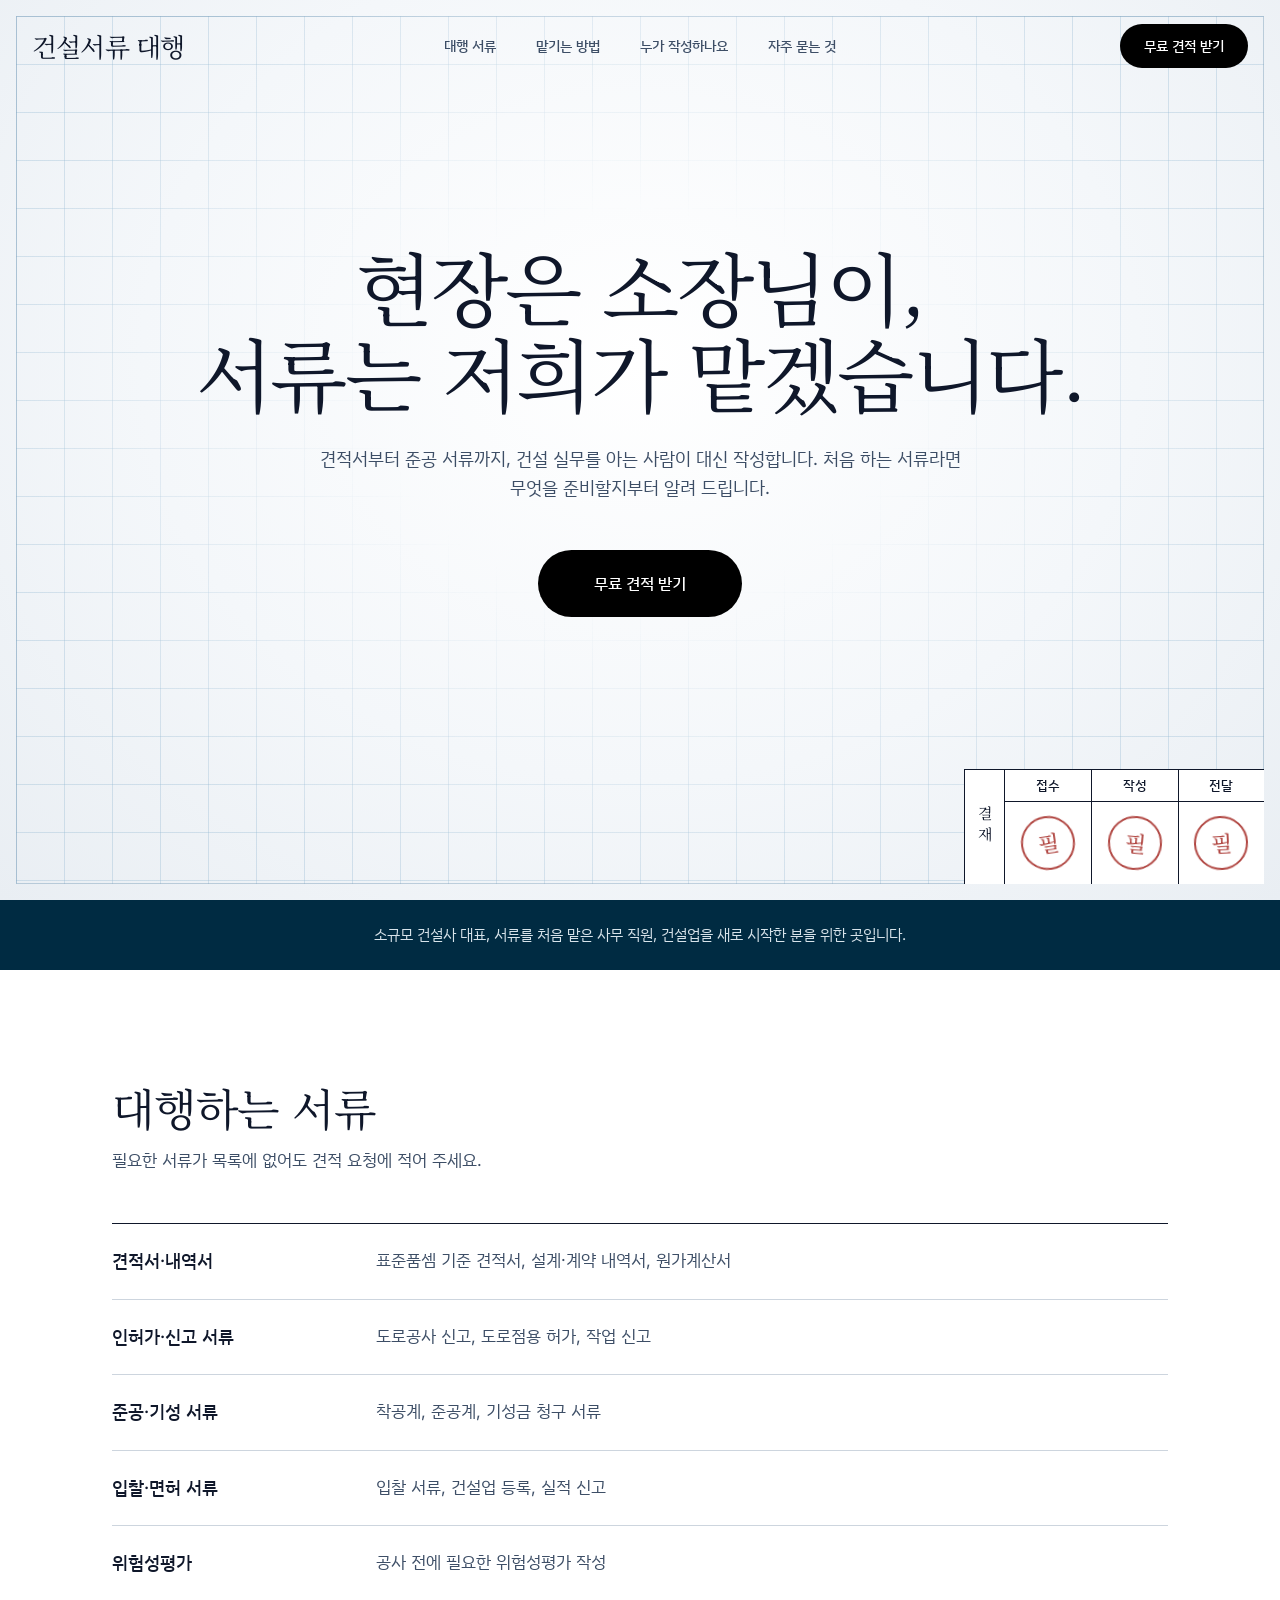
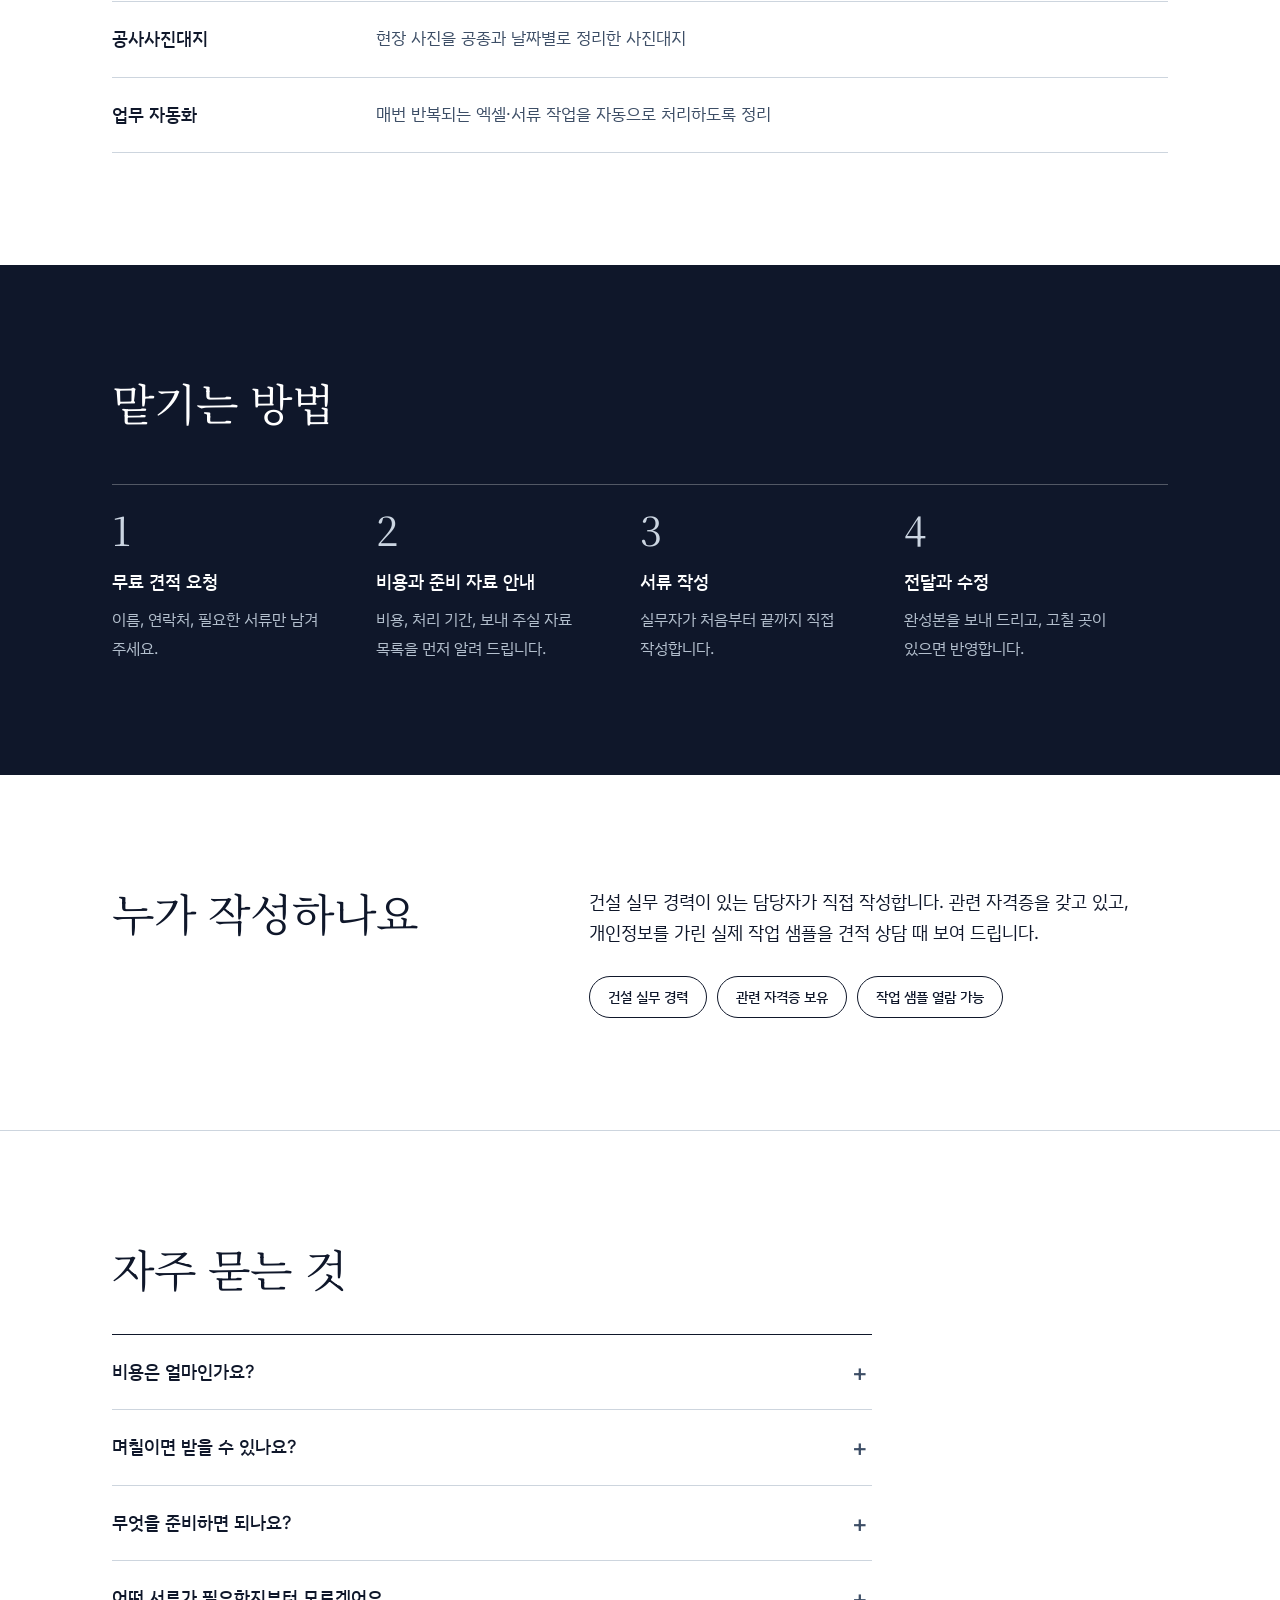
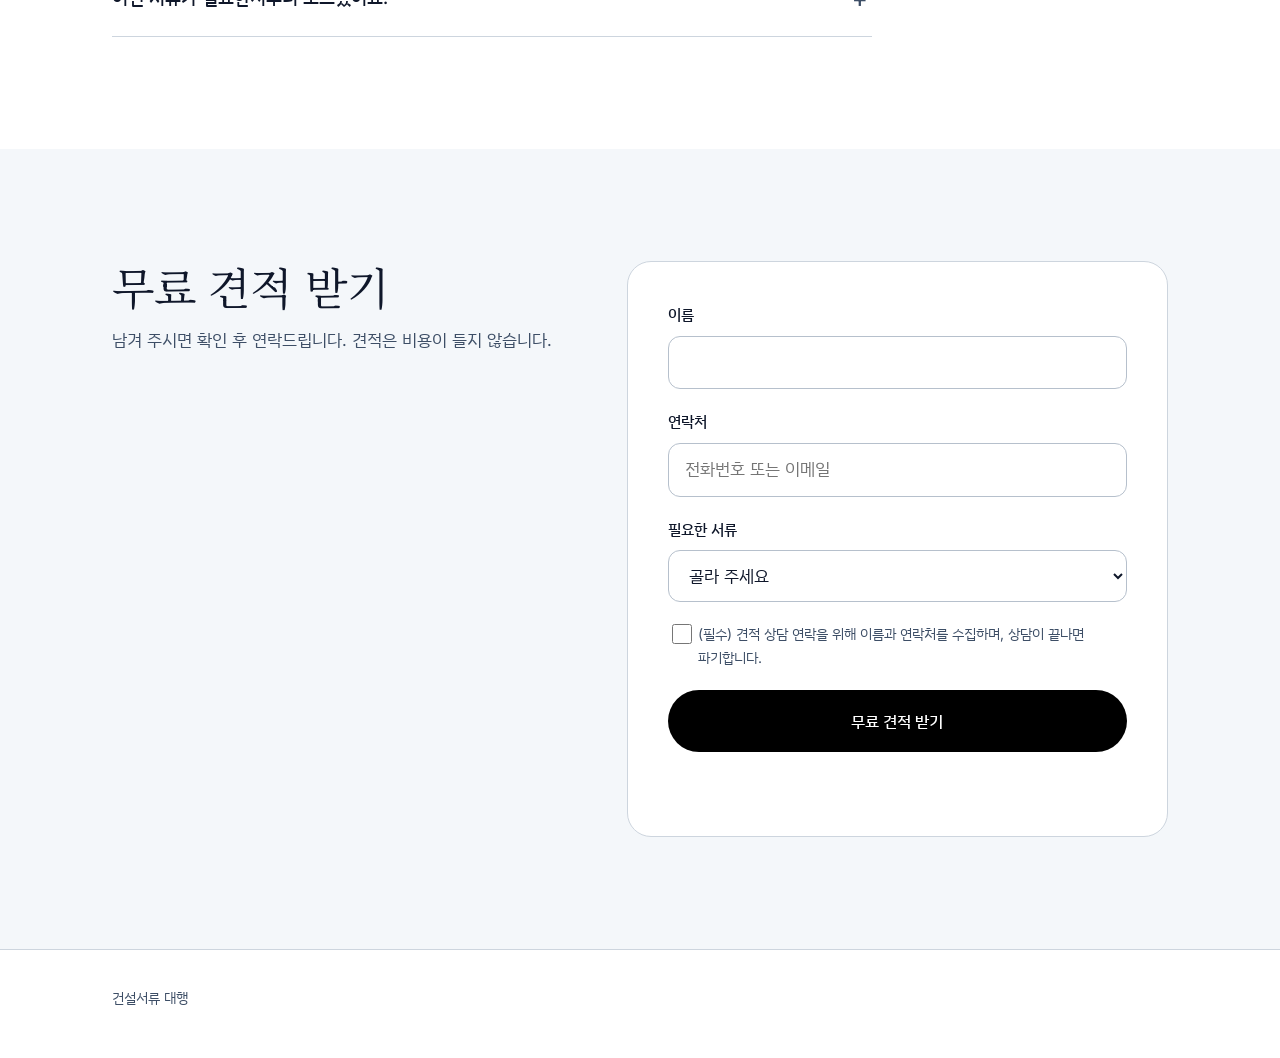
<file: index.html>
<!doctype html>
<html lang="ko">
<head>
  <meta charset="utf-8">
  <meta name="viewport" content="width=device-width, initial-scale=1">
  <!-- TODO: 사이트 이름이 정해지면 title·description·헤더·푸터의 "건설서류 대행"을 바꾼다 -->
  <title>건설서류 대행 | 견적서부터 준공 서류까지</title>
  <meta name="description" content="소규모 건설회사와 건설 초보자를 위해 견적서·내역서, 인허가·신고, 준공·기성, 입찰·면허, 위험성평가, 공사사진대지 서류를 대신 작성합니다.">
  <link rel="preconnect" href="https://fonts.googleapis.com">
  <link rel="preconnect" href="https://fonts.gstatic.com" crossorigin>
  <link href="https://fonts.googleapis.com/css2?family=Inter:wght@400;500;600&family=IBM+Plex+Sans+KR:wght@400;500;600&family=Noto+Serif+KR:wght@400;500&display=swap" rel="stylesheet">
  <link rel="stylesheet" href="/assets/style.css">
</head>
<body>
  <a class="skip" href="#quote">견적 요청으로 바로 가기</a>

  <header class="top">
    <div class="top-in">
      <a class="brand" href="/">건설서류 대행</a>
      <nav class="links" aria-label="주요 메뉴">
        <a href="#docs">대행 서류</a>
        <a href="#how">맡기는 방법</a>
        <a href="#who">누가 작성하나요</a>
        <a href="#faq">자주 묻는 것</a>
      </nav>
      <a class="pill pill-sm" href="#quote">무료 견적 받기</a>
    </div>
  </header>

  <main>
    <section class="hero">
      <div class="sheet" aria-hidden="true"></div>
      <div class="hero-in">
        <h1 class="rise">현장은 소장님이,<br><em>서류는 저희가</em> 맡겠습니다.</h1>
        <p class="lead rise" style="--delay:.2s">견적서부터 준공 서류까지, 건설 실무를 아는 사람이 대신 작성합니다. 처음 하는 서류라면 무엇을 준비할지부터 알려 드립니다.</p>
        <a class="pill pill-lg rise" style="--delay:.4s" href="#quote">무료 견적 받기</a>
      </div>

      <figure class="approval" aria-label="결재란: 접수, 작성, 전달이 모두 완료된 모습">
        <figcaption>결재</figcaption>
        <div class="cells">
          <div class="cell"><span class="role">접수</span><span class="seal" style="--d:0">필</span></div>
          <div class="cell"><span class="role">작성</span><span class="seal" style="--d:1">필</span></div>
          <div class="cell"><span class="role">전달</span><span class="seal" style="--d:2">필</span></div>
        </div>
      </figure>
    </section>

    <section class="for-band">
      <p>소규모 건설사 대표, 서류를 처음 맡은 사무 직원, 건설업을 새로 시작한 분을 위한 곳입니다.</p>
    </section>

    <section id="docs" class="block">
      <div class="wrap">
        <h2>대행하는 서류</h2>
        <p class="sub">필요한 서류가 목록에 없어도 견적 요청에 적어 주세요.</p>
        <dl class="doclist">
          <div><dt>견적서·내역서</dt><dd>표준품셈 기준 견적서, 설계·계약 내역서, 원가계산서</dd></div>
          <div><dt>인허가·신고 서류</dt><dd>도로공사 신고, 도로점용 허가, 작업 신고</dd></div>
          <div><dt>준공·기성 서류</dt><dd>착공계, 준공계, 기성금 청구 서류</dd></div>
          <div><dt>입찰·면허 서류</dt><dd>입찰 서류, 건설업 등록, 실적 신고</dd></div>
          <div><dt>위험성평가</dt><dd>공사 전에 필요한 위험성평가 작성</dd></div>
          <div><dt>공사사진대지</dt><dd>현장 사진을 공종과 날짜별로 정리한 사진대지</dd></div>
          <div><dt>업무 자동화</dt><dd>매번 반복되는 엑셀·서류 작업을 자동으로 처리하도록 정리</dd></div>
        </dl>
      </div>
    </section>

    <section id="how" class="block block-ink">
      <div class="wrap">
        <h2>맡기는 방법</h2>
        <ol class="steps">
          <li><strong>무료 견적 요청</strong><span>이름, 연락처, 필요한 서류만 남겨 주세요.</span></li>
          <li><strong>비용과 준비 자료 안내</strong><span>비용, 처리 기간, 보내 주실 자료 목록을 먼저 알려 드립니다.</span></li>
          <li><strong>서류 작성</strong><span>실무자가 처음부터 끝까지 직접 작성합니다.</span></li>
          <li><strong>전달과 수정</strong><span>완성본을 보내 드리고, 고칠 곳이 있으면 반영합니다.</span></li>
        </ol>
      </div>
    </section>

    <section id="who" class="block">
      <div class="wrap who">
        <h2>누가 작성하나요</h2>
        <div class="who-body">
          <!-- TODO: 경력 연수와 자격증 이름이 정해지면 아래 문장에 넣는다 -->
          <p>건설 실무 경력이 있는 담당자가 직접 작성합니다. 관련 자격증을 갖고 있고, 개인정보를 가린 실제 작업 샘플을 견적 상담 때 보여 드립니다.</p>
          <ul class="proof">
            <li>건설 실무 경력</li>
            <li>관련 자격증 보유</li>
            <li>작업 샘플 열람 가능</li>
          </ul>
        </div>
      </div>
    </section>

    <!-- 후기 자리: 실제 후기가 생기면 이 자리에 넣는다. 지어내지 않는다. -->

    <section id="faq" class="block block-rule">
      <div class="wrap">
        <h2>자주 묻는 것</h2>
        <div class="faq">
          <details>
            <summary>비용은 얼마인가요?</summary>
            <p>서류 종류와 분량에 따라 다릅니다. 견적 요청을 남기시면 작업을 시작하기 전에 비용을 먼저 알려 드립니다.</p>
          </details>
          <details>
            <summary>며칠이면 받을 수 있나요?</summary>
            <p>서류마다 달라서 견적을 드릴 때 처리 기간도 함께 알려 드립니다.</p>
          </details>
          <details>
            <summary>무엇을 준비하면 되나요?</summary>
            <p>견적 요청 뒤에 필요한 자료 목록을 보내 드립니다. 보통 도면, 물량표, 현장 사진 같은 자료입니다.</p>
          </details>
          <details>
            <summary>어떤 서류가 필요한지부터 모르겠어요.</summary>
            <p>견적 요청에서 서류 종류를 "잘 모르겠어요"로 골라 주세요. 공사 상황을 듣고 필요한 서류부터 정리해 드립니다.</p>
          </details>
        </div>
      </div>
    </section>

    <section id="quote" class="block quote">
      <div class="wrap quote-in">
        <div>
          <h2>무료 견적 받기</h2>
          <p class="sub">남겨 주시면 확인 후 연락드립니다. 견적은 비용이 들지 않습니다.</p>
        </div>
        <form id="quote-form" novalidate>
          <label>이름
            <input name="name" autocomplete="name" maxlength="50" required>
          </label>
          <label>연락처
            <input name="contact" autocomplete="tel" inputmode="tel" maxlength="100" placeholder="전화번호 또는 이메일" required>
          </label>
          <label>필요한 서류
            <select name="message" required>
              <option value="">골라 주세요</option>
              <option>견적서·내역서</option>
              <option>인허가·신고 서류</option>
              <option>준공·기성 서류</option>
              <option>입찰·면허 서류</option>
              <option>위험성평가</option>
              <option>공사사진대지</option>
              <option>업무 자동화</option>
              <option>여러 가지</option>
              <option>잘 모르겠어요</option>
            </select>
          </label>
          <div class="trap" aria-hidden="true">
            <label>웹사이트 <input name="website" tabindex="-1" autocomplete="off"></label>
          </div>
          <label class="consent">
            <input type="checkbox" name="consent" required>
            <span>(필수) 견적 상담 연락을 위해 이름과 연락처를 수집하며, 상담이 끝나면 파기합니다.</span>
          </label>
          <button class="pill pill-lg" type="submit">무료 견적 받기</button>
          <p class="form-msg" role="status" aria-live="polite"></p>
        </form>
      </div>
    </section>
  </main>

  <footer class="foot">
    <div class="wrap">
      <!-- TODO: 상호, 대표자, 사업자등록번호, 연락처가 정해지면 넣는다 -->
      <p>건설서류 대행</p>
    </div>
  </footer>

  <script src="/assets/main.js" defer></script>
</body>
</html>
</file>
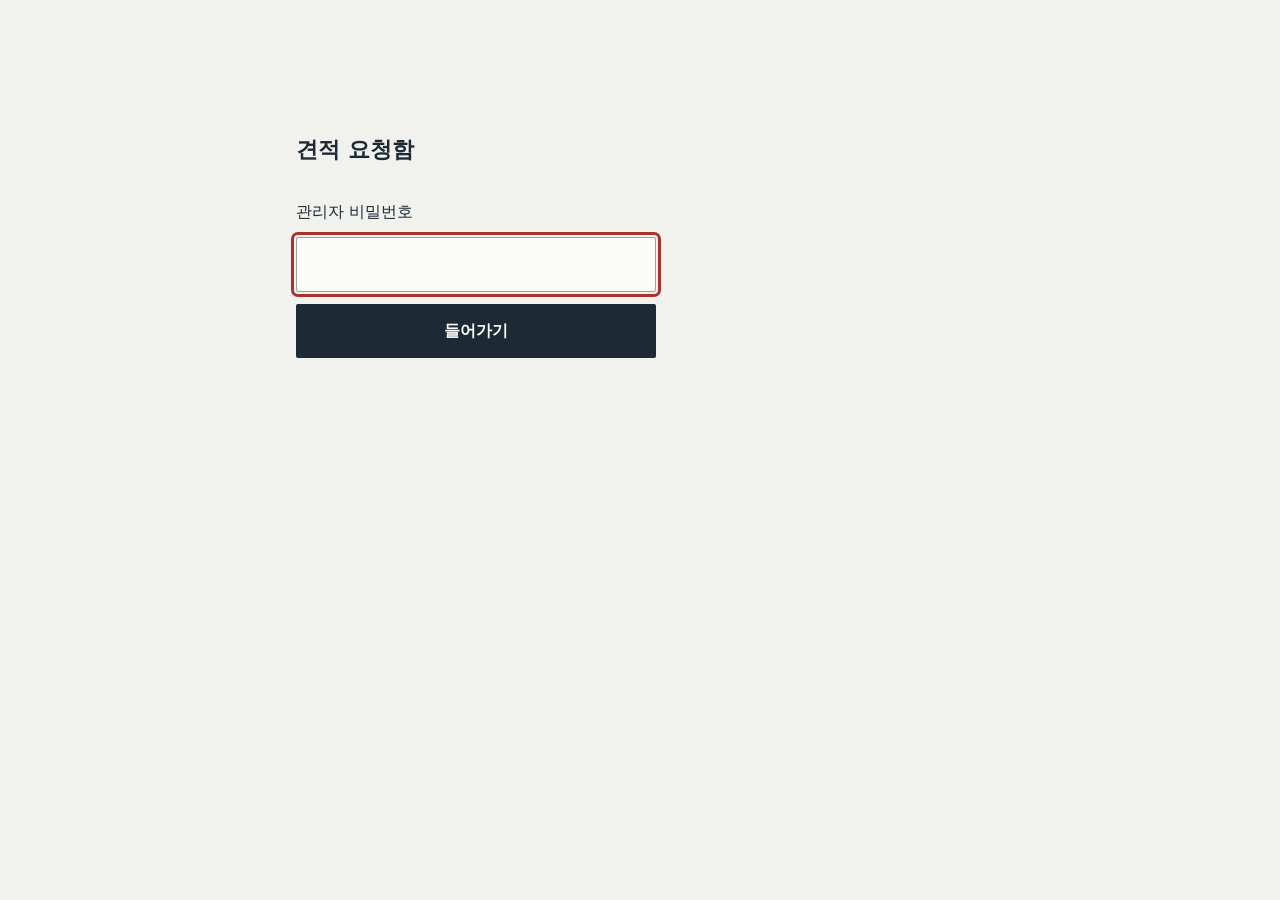
<file: admin/index.html>
<!doctype html>
<html lang="ko">
<head>
  <meta charset="utf-8">
  <meta name="viewport" content="width=device-width, initial-scale=1">
  <meta name="robots" content="noindex, nofollow">
  <title>견적 요청함</title>
  <style>
    :root { --paper:#f1f2ee; --ink:#1d2a36; --graphite:#56616b; --rule:#c5cac3; --seal:#a8322d; --white:#fbfbf9; }
    [hidden] { display: none !important; }
    * { box-sizing: border-box; }
    body { margin: 0; background: var(--paper); color: var(--ink); font: 400 16px/1.6 "Malgun Gothic", system-ui, sans-serif; word-break: keep-all; }
    main { max-width: 720px; margin: 0 auto; padding: 24px 16px 64px; }
    h1 { font-size: 22px; margin: 0 0 20px; }
    :focus-visible { outline: 3px solid var(--seal); outline-offset: 2px; }
    button { font: inherit; cursor: pointer; }
    .login { display: grid; gap: 12px; max-width: 360px; margin-top: 12vh; }
    .login input { font: inherit; padding: 14px; border: 1px solid #9aa29c; border-radius: 2px; background: var(--white); }
    .primary { background: var(--ink); color: var(--white); border: 0; padding: 14px; border-radius: 2px; font-weight: 600; }
    .err { color: var(--seal); min-height: 1.5em; margin: 0; }
    .head { display: flex; justify-content: space-between; align-items: baseline; gap: 12px; }
    .ghost { background: none; border: 1px solid var(--rule); padding: 8px 12px; border-radius: 2px; color: var(--graphite); }
    .count { border: 2px solid var(--ink); background: var(--white); padding: 18px 20px; margin: 8px 0 24px; display: flex; align-items: baseline; gap: 12px; }
    .count b { font-size: 44px; line-height: 1; }
    .list { display: grid; gap: 12px; }
    .card { background: var(--white); border: 1px solid var(--rule); padding: 16px; }
    .card.new { border-left: 4px solid var(--seal); }
    .meta { color: var(--graphite); font-size: 14px; }
    .name { font-weight: 600; font-size: 18px; margin: 4px 0; }
    .contact { background: none; border: 0; padding: 0; color: var(--ink); text-decoration: underline; font-size: 17px; }
    .doc { margin: 8px 0 12px; }
    .status { display: grid; grid-template-columns: repeat(3, 1fr); gap: 6px; }
    .status button { padding: 12px 4px; border: 1px solid var(--ink); background: var(--white); color: var(--ink); border-radius: 2px; min-height: 44px; }
    .status button[aria-pressed="true"] { background: var(--ink); color: var(--white); font-weight: 600; }
    .empty { color: var(--graphite); padding: 32px 0; }
    .channels { background: var(--white); border: 1px solid var(--rule); padding: 16px; margin-bottom: 24px; }
    .channels h2 { font-size: 16px; margin: 0 0 10px; }
    .channels table { width: 100%; border-collapse: collapse; font-size: 15px; }
    .channels th, .channels td { text-align: left; padding: 6px 4px; border-top: 1px solid var(--rule); }
    .channels th { font-weight: 500; color: var(--graphite); border-top: 0; }
    .channels td.n { text-align: right; font-weight: 600; width: 4em; }
    .channels .bar { height: 6px; background: var(--ink); margin-top: 4px; }
    .src { font-size: 14px; color: var(--graphite); margin-bottom: 12px; }
    .src b { color: var(--ink); font-weight: 600; }
  </style>
</head>
<body>
<main>
  <form id="login" class="login">
    <h1>견적 요청함</h1>
    <label for="pw">관리자 비밀번호</label>
    <input id="pw" type="password" autocomplete="current-password" required>
    <button class="primary" type="submit">들어가기</button>
    <p class="err" id="login-err" role="alert"></p>
  </form>

  <section id="app" hidden>
    <div class="head">
      <h1>견적 요청함</h1>
      <button class="ghost" id="logout" type="button">나가기</button>
    </div>
    <div class="count"><b id="new-count">0</b><span>새 견적 요청</span></div>
    <p class="err" id="app-err" role="alert"></p>
    <section class="channels" id="channels" hidden>
      <h2>유입 채널별 견적 요청</h2>
      <table>
        <thead><tr><th>채널 (출처 / 매체)</th><th class="n">건수</th></tr></thead>
        <tbody id="channel-rows"></tbody>
      </table>
    </section>
    <div class="list" id="list"></div>
  </section>
</main>
<script>
(() => {
  const KEY = 'admin-pw';
  const STATUSES = ['새 문의', '연락함', '완료'];
  const $ = (id) => document.getElementById(id);
  const getPw = () => { try { return sessionStorage.getItem(KEY) || ''; } catch { return ''; } };
  const setPw = (v) => { try { v ? sessionStorage.setItem(KEY, v) : sessionStorage.removeItem(KEY); } catch {} };

  const api = (method, body) => fetch('/api/admin', {
    method,
    headers: { 'x-admin-password': getPw(), ...(body ? { 'Content-Type': 'application/json' } : {}) },
    body: body ? JSON.stringify(body) : undefined,
  });

  const showLogin = (msg) => {
    setPw('');
    $('app').hidden = true; $('login').hidden = false;
    $('login-err').textContent = msg || '';
    $('pw').value = ''; $('pw').focus();
  };

  const fmt = (s) => new Date(s).toLocaleString('ko-KR', { month: 'long', day: 'numeric', hour: '2-digit', minute: '2-digit' });

  const channelOf = (r) => (r.utm_source || '(기록 없음)') + ' / ' + (r.utm_medium || '-');

  const renderChannels = (rows) => {
    const counts = new Map();
    for (const r of rows) { const k = channelOf(r); counts.set(k, (counts.get(k) || 0) + 1); }
    const sorted = [...counts].sort((a, b) => b[1] - a[1]);
    const max = sorted.length ? sorted[0][1] : 1;
    const tb = $('channel-rows');
    tb.textContent = '';
    for (const [k, n] of sorted) {
      const tr = document.createElement('tr');
      const td1 = document.createElement('td');
      const label = document.createElement('div'); label.textContent = k;
      const bar = document.createElement('div'); bar.className = 'bar'; bar.style.width = Math.max(4, (n / max) * 100) + '%';
      td1.append(label, bar);
      const td2 = document.createElement('td'); td2.className = 'n'; td2.textContent = n;
      tr.append(td1, td2); tb.append(tr);
    }
    $('channels').hidden = rows.length === 0;
  };

  const render = (rows) => {
    renderChannels(rows);
    $('new-count').textContent = rows.filter((r) => r.status === '새 문의').length;
    const list = $('list');
    list.textContent = '';
    if (!rows.length) { list.innerHTML = '<p class="empty">아직 견적 요청이 없어요.</p>'; return; }
    for (const r of rows) {
      const card = document.createElement('article');
      card.className = 'card' + (r.status === '새 문의' ? ' new' : '');
      const meta = document.createElement('div'); meta.className = 'meta'; meta.textContent = fmt(r.created_at);
      const name = document.createElement('div'); name.className = 'name'; name.textContent = r.name;
      const c = document.createElement('button'); c.type = 'button'; c.className = 'contact'; c.textContent = r.contact;
      c.title = '눌러서 복사';
      c.addEventListener('click', async () => {
        try { await navigator.clipboard.writeText(r.contact); c.textContent = r.contact + ' (복사됨)'; setTimeout(() => (c.textContent = r.contact), 1500); }
        catch { const range = document.createRange(); range.selectNodeContents(c); const s = getSelection(); s.removeAllRanges(); s.addRange(range); }
      });
      const doc = document.createElement('div'); doc.className = 'doc'; doc.textContent = '필요한 서류: ' + (r.message || '-');
      const src = document.createElement('div'); src.className = 'src';
      const sb = document.createElement('b'); sb.textContent = channelOf(r);
      src.append('유입: ', sb);
      const extra = [r.utm_campaign && '캠페인 ' + r.utm_campaign, r.utm_term && '키워드 ' + r.utm_term, r.utm_content && '소재 ' + r.utm_content].filter(Boolean);
      if (extra.length) src.append(' — ' + extra.join(', '));
      if (r.landing_page) src.title = '처음 들어온 주소: ' + r.landing_page + (r.referrer ? '\n이전 주소: ' + r.referrer : '');
      const st = document.createElement('div'); st.className = 'status';
      for (const s of STATUSES) {
        const b = document.createElement('button'); b.type = 'button'; b.textContent = s;
        b.setAttribute('aria-pressed', String(r.status === s));
        b.addEventListener('click', () => setStatus(r.id, s));
        st.append(b);
      }
      card.append(meta, name, c, doc, src, st);
      list.append(card);
    }
  };

  const load = async () => {
    $('app-err').textContent = '';
    const r = await api('GET');
    if (r.status === 401) return showLogin('비밀번호가 맞지 않아요.');
    const j = await r.json().catch(() => ({}));
    if (!r.ok) {
      if ($('app').hidden) return showLogin(j.error || '불러오지 못했어요.');
      $('app-err').textContent = j.error || '불러오지 못했어요.'; return;
    }
    $('login').hidden = true; $('app').hidden = false;
    render(j.rows || []);
  };

  const setStatus = async (id, status) => {
    const r = await api('PATCH', { id, status });
    if (r.status === 401) return showLogin('비밀번호가 맞지 않아요.');
    if (!r.ok) { const j = await r.json().catch(() => ({})); $('app-err').textContent = j.error || '바꾸지 못했어요.'; return; }
    load();
  };

  $('login').addEventListener('submit', (e) => { e.preventDefault(); setPw($('pw').value); load(); });
  $('logout').addEventListener('click', () => showLogin(''));
  if (getPw()) load(); else $('pw').focus();
})();
</script>
</body>
</html>
</file>
<file: assets/style.css>
:root {
  --ink: #0f172a;
  --muted: hsl(215 25% 32%);
  --black: #000;
  --white: #fff;
  --sheet: #f4f7fa;
  --sheet-2: #e9eef3;
  --line: hsl(205 40% 70% / .35);
  --rule: #cdd5de;
  --navy: hsl(201 100% 13%);
  --seal: #a8322d;
  --serif: "Noto Serif KR", "Batang", serif;
  --sans: "Inter", "IBM Plex Sans KR", "Malgun Gothic", system-ui, sans-serif;
}

*, *::before, *::after { box-sizing: border-box; }
html { scroll-behavior: smooth; }
body {
  margin: 0;
  background: var(--white);
  color: var(--ink);
  font: 400 17px/1.7 var(--sans);
  word-break: keep-all;
  overflow-wrap: break-word;
}
h1, h2 { font-family: var(--serif); font-weight: 400; margin: 0; }
h2 { font-size: clamp(30px, 3.6vw, 44px); line-height: 1.15; letter-spacing: -1.2px; }
p { margin: 0; }
a { color: inherit; }
:focus-visible { outline: 3px solid var(--seal); outline-offset: 3px; }

.wrap { max-width: 1120px; margin: 0 auto; padding: 0 32px; }
.skip { position: absolute; left: -999px; top: 8px; background: var(--black); color: var(--white); padding: 8px 14px; z-index: 20; }
.skip:focus { left: 8px; }

/* pill button */
.pill {
  display: inline-block; border: 0; cursor: pointer; text-decoration: none;
  background: var(--black); color: var(--white);
  border-radius: 9999px; font-family: var(--sans); font-weight: 500;
  transition: transform .2s ease-in-out;
}
.pill:hover { transform: scale(1.03); }
.pill-sm { padding: 10px 24px; font-size: 14px; }
.pill-lg { padding: 20px 56px; font-size: 16px; }

/* nav: 3 columns */
.top { position: absolute; inset: 0 0 auto 0; z-index: 10; }
.top-in {
  max-width: 1280px; margin: 0 auto; padding: 24px 32px;
  display: grid; grid-template-columns: 1fr auto 1fr; align-items: center; gap: 24px;
}
.brand { font-family: var(--serif); font-size: 26px; letter-spacing: -0.8px; text-decoration: none; }
.links { display: flex; gap: 40px; font-size: 14px; font-weight: 500; }
.links a { text-decoration: none; color: var(--muted); }
.links a:hover { color: var(--ink); }
.top .pill { justify-self: end; }

/* hero: a drawing sheet */
.hero {
  position: relative; min-height: 100vh; min-height: 100svh;
  display: flex; align-items: center; justify-content: center;
  padding: 120px 32px 160px; overflow: hidden;
  background: radial-gradient(ellipse at 50% 40%, var(--white) 0%, var(--sheet) 55%, var(--sheet-2) 100%);
}
.sheet {
  position: absolute; inset: 16px; pointer-events: none;
  border: 1px solid hsl(205 30% 60% / .45);
  background-image:
    linear-gradient(var(--line) 1px, transparent 1px),
    linear-gradient(90deg, var(--line) 1px, transparent 1px);
  background-size: 48px 48px;
  background-position: -1px -1px;
  mask-image: radial-gradient(ellipse at 50% 45%, transparent 0%, transparent 28%, #000 75%);
  -webkit-mask-image: radial-gradient(ellipse at 50% 45%, transparent 0%, transparent 28%, #000 75%);
}
.hero-in { position: relative; max-width: 1280px; text-align: center; display: flex; flex-direction: column; align-items: center; }
.hero h1 {
  font-size: 80px; line-height: 1.08; letter-spacing: -2.46px; color: var(--ink);
}
.hero h1 em { font-style: normal; color: var(--ink); }
.lead { max-width: 670px; margin-top: 28px; font-size: 18px; line-height: 1.625; color: var(--muted); }
.hero .pill-lg { margin-top: 48px; }

.rise { opacity: 0; animation: fade-rise .8s ease-out forwards; animation-delay: var(--delay, 0s); }
@keyframes fade-rise {
  from { opacity: 0; transform: translateY(24px); }
  to { opacity: 1; transform: translateY(0); }
}

/* title block in the sheet corner */
.approval {
  position: absolute; right: 16px; bottom: 16px; margin: 0;
  display: grid; grid-template-columns: 40px 1fr;
  border-top: 1px solid var(--ink); border-left: 1px solid var(--ink);
  background: var(--white); width: 300px;
}
.approval figcaption {
  writing-mode: vertical-rl; text-orientation: upright;
  display: grid; place-items: center; border-right: 1px solid var(--ink);
  font-family: var(--serif); font-size: 15px; letter-spacing: .4em;
}
.cells { display: grid; grid-template-columns: repeat(3, 1fr); }
.cell { display: grid; grid-template-rows: 32px 1fr; border-left: 1px solid var(--ink); }
.cell:first-child { border-left: 0; }
.role { display: grid; place-items: center; border-bottom: 1px solid var(--ink); font-size: 13px; font-weight: 500; }
.seal {
  justify-self: center; align-self: center; margin: 14px 0;
  width: 54px; height: 54px; border-radius: 50%;
  border: 2.5px solid var(--seal); color: var(--seal);
  display: grid; place-items: center;
  font-family: var(--serif); font-weight: 500; font-size: 22px;
  rotate: -8deg; opacity: 0;
  animation: stamp .42s cubic-bezier(.2,.9,.3,1.3) forwards;
  animation-delay: calc(1.3s + var(--d) * .35s);
}
.cell:nth-child(2) .seal { rotate: 5deg; }
.cell:nth-child(3) .seal { rotate: -3deg; }
@keyframes stamp {
  0% { opacity: 0; scale: 1.7; }
  60% { opacity: 1; scale: .94; }
  100% { opacity: .9; scale: 1; }
}

.for-band { background: var(--navy); color: hsl(201 30% 88%); text-align: center; padding: 22px 32px; font-size: 15px; }

/* sections */
.block { padding: 112px 0; }
.block .sub { margin-top: 14px; color: var(--muted); }
.block-ink { background: var(--ink); color: var(--white); }
.block-rule { border-top: 1px solid var(--rule); }

.doclist { margin: 48px 0 0; border-top: 1px solid var(--ink); }
.doclist > div { display: grid; grid-template-columns: 240px 1fr; gap: 24px; padding: 22px 0; border-bottom: 1px solid var(--rule); }
.doclist dt { font-weight: 500; font-size: 18px; }
.doclist dd { margin: 0; color: var(--muted); }

.steps { list-style: none; counter-reset: s; margin: 56px 0 0; padding: 0; display: grid; grid-template-columns: repeat(4, 1fr); }
.steps li { counter-increment: s; padding: 24px 28px 0 0; border-top: 1px solid rgba(255,255,255,.28); }
.steps li::before { content: counter(s); display: block; font-family: var(--serif); font-size: 40px; line-height: 1; margin-bottom: 18px; color: #cbd5e1; }
.steps strong { display: block; font-size: 18px; font-weight: 500; margin-bottom: 8px; }
.steps span { color: #b4c0ce; font-size: 16px; }

.who { display: grid; grid-template-columns: 1fr 1.4fr; gap: 64px; }
.who-body p { font-size: 18px; max-width: 34em; }
.proof { list-style: none; margin: 28px 0 0; padding: 0; display: flex; flex-wrap: wrap; gap: 10px; }
.proof li { border: 1px solid var(--ink); border-radius: 9999px; padding: 8px 18px; font-size: 14px; font-weight: 500; }

.faq { margin-top: 40px; max-width: 760px; border-top: 1px solid var(--ink); }
.faq details { border-bottom: 1px solid var(--rule); }
.faq summary { cursor: pointer; list-style: none; padding: 22px 40px 22px 0; font-weight: 500; font-size: 18px; position: relative; }
.faq summary::-webkit-details-marker { display: none; }
.faq summary::after { content: "+"; position: absolute; right: 4px; top: 18px; font-size: 24px; color: var(--muted); }
.faq details[open] summary::after { content: "−"; }
.faq details p { padding: 0 0 24px; color: var(--muted); max-width: 40em; }

/* quote form */
.quote { background: var(--sheet); }
.quote-in { display: grid; grid-template-columns: 1fr 1.2fr; gap: 64px; align-items: start; }
#quote-form { background: var(--white); border: 1px solid var(--rule); border-radius: 24px; padding: 40px; display: grid; gap: 20px; }
#quote-form label { display: grid; gap: 8px; font-weight: 500; font-size: 15px; }
#quote-form input, #quote-form select {
  font: 400 17px/1.4 var(--sans); color: var(--ink);
  padding: 14px 16px; border: 1px solid #b6c0cc; border-radius: 12px; background: var(--white); width: 100%;
}
#quote-form input:focus, #quote-form select:focus { border-color: var(--ink); }
#quote-form .consent { grid-template-columns: 22px 1fr; align-items: start; font-weight: 400; font-size: 14px; color: var(--muted); }
#quote-form .consent input { width: 20px; height: 20px; margin-top: 2px; padding: 0; accent-color: var(--black); }
#quote-form .pill { width: 100%; padding-left: 0; padding-right: 0; }
#quote-form .pill[disabled] { opacity: .6; cursor: wait; transform: none; }
.trap { position: absolute; left: -9999px; width: 1px; height: 1px; overflow: hidden; }
.form-msg { min-height: 1.5em; font-size: 16px; }
.form-msg.ok { color: var(--ink); font-weight: 600; }
.form-msg.err { color: var(--seal); }

.foot { border-top: 1px solid var(--rule); padding: 36px 0 48px; font-size: 14px; color: var(--muted); }

/* responsive */
@media (max-width: 960px) {
  .links { display: none; }
  .top-in { grid-template-columns: 1fr auto; }
  .who, .quote-in { grid-template-columns: 1fr; gap: 40px; }
  .steps { grid-template-columns: 1fr 1fr; row-gap: 36px; }
  .hero h1 { font-size: 60px; letter-spacing: -2px; }
}
@media (max-width: 600px) {
  body { font-size: 16px; }
  .wrap { padding: 0 16px; }
  .top-in { padding: 16px; }
  .brand { font-size: 21px; }
  .hero { padding: 104px 16px 200px; }
  .hero h1 { font-size: 40px; line-height: 1.15; letter-spacing: -1.4px; }
  .lead { font-size: 16px; }
  .hero .pill-lg { margin-top: 36px; padding: 18px 44px; }
  .sheet { inset: 8px; background-size: 32px 32px; }
  .approval { right: 8px; bottom: 8px; width: 240px; }
  .seal { width: 44px; height: 44px; font-size: 18px; margin: 10px 0; }
  .block { padding: 72px 0; }
  .doclist > div { grid-template-columns: 1fr; gap: 4px; }
  .steps { grid-template-columns: 1fr; }
  #quote-form { padding: 24px 18px; border-radius: 18px; }
}
@media (prefers-reduced-motion: reduce) {
  html { scroll-behavior: auto; }
  .rise, .seal { animation: none; opacity: 1; }
  .seal { opacity: .9; }
  .pill { transition: none; }
}
</file>
